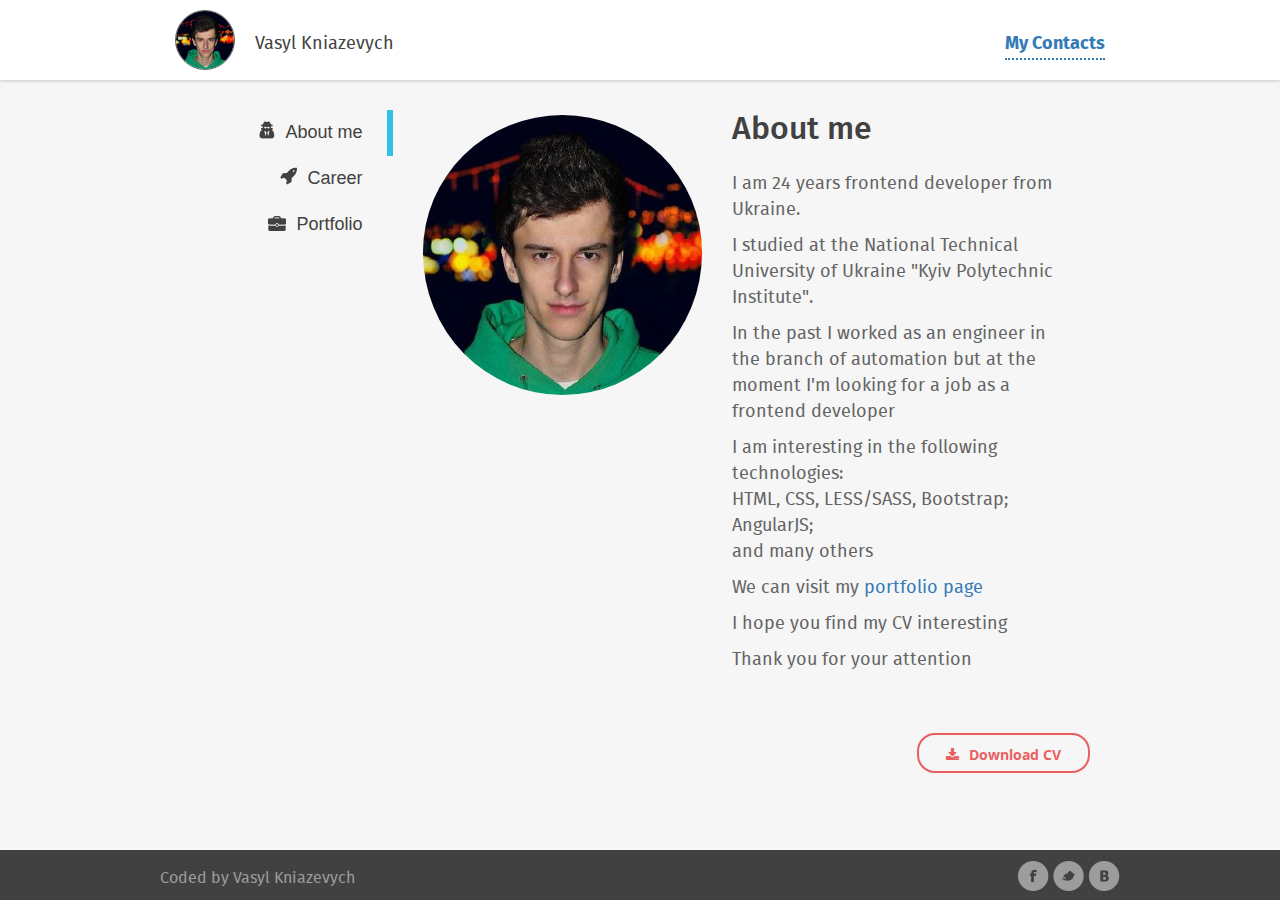
<file: index.html>
<!DOCTYPE html>
<html lang="en">
<head>
	<meta charset="UTF-8">
	<title>About me</title>
	<meta http-equiv="X-UA-Compatible" content="IE=edge, chrome=1">
	<meta name="viewport" content="width=device-width">
	<link rel="stylesheet" href="css/bootstrap.min.css">
	<link rel="stylesheet" href="css/normalize.css">
	<link rel="stylesheet" href="css/main.css">
	<link href="https://fonts.googleapis.com/css?family=Open+Sans" rel="stylesheet">
	<script src="https://ajax.googleapis.com/ajax/libs/jquery/1.12.4/jquery.min.js"></script>
	<script src="js/bootstrap.min.js"></script>
	<link rel="stylesheet" href="css/font-awesome.min.css">
</head>
<body>
	<div class="border"></div>
	<div class="main-content">
		<div class="container">
			<header>
				<div class="row">
					<div class="col-xs-3 col-sm-2 col-md-1">
						<img src="img/content/avatar.jpg" alt="photo Vasyl Kniazevych" class="img-circle">
					</div>
					<div class="col-xs-5 col-sm-5 col-md-9">
						<h1>Vasyl Kniazevych</h1>
					</div>
					<div class="col-xs-4 col-sm-5 col-md-2">
						<div class="contacts">
							<a href="#" class="my_contacts" >My Contacts</a>
							<div class="contact_info">
								<div class="triangle"></div>
								<ul>
									<a href="mailto:v.kniazevych@gmail.com?Subject=You're%20Hired:)"><li><i class="fa fa-envelope"></i>v.kniazevych at gmail.com</li></a>
									<a href="skype:+380994012805?call"><li><i class="fa fa-phone"></i>+38-099-401-28-05</li></a>
									<a href="skype:kn1az_?chat"><li><i class="fa fa-skype"></i>kn1az_</li></a>
								</ul>
							</div>
						</div>
					</div>
				</div>
			</header>
			<content>
				<div class="row">
					<div class="col-xs-12 col-sm-12 col-md-3">
						<aside class="sidebar">
							<nav class="navigation">
								<ul class="navigation_ul">
									<li class="navigation_elem current_page"><a href="index.html" class="about"><i class="sprite about_ico"></i>About me</a></li>
									<li class="navigation_elem"><a href="pages/career.html" class="career"><i class="sprite career_ico"></i>Career</a></li>
									<li class="navigation_elem"><a href="pages/portfolio.html" class="portfolio"><i class="sprite portfolio_ico"></i>Portfolio</a></li>
								</ul>
							</nav>
						</aside>
					</div>
					<main>
						<div class="col-xs-offset-4 col-xs-4 col-sm-3 col-sm-offset-0 col-md-4">
							<section>
								<img src="img/content/avatar.jpg" alt="photo Vasyl Kniazevych" class="img-circle">
							</section>
						</div>
						<div class="col-xs-12 col-sm-9 col-md-5">
							<section>
								<h2>About me</h2>
								<div class="about_info">
									<div class="about_text">
										<p>I am 24 years frontend developer from Ukraine.</p>
										<p>I studied at the National Technical University of Ukraine "Kyiv Polytechnic Institute".</p>
										<p>In the past I worked as an engineer in the branch of automation
											but at the moment I'm looking for a job as a frontend developer</p>
										<ul>I am interesting in the following technologies:
											<li>HTML, CSS, LESS/SASS, Bootstrap;</li>
											<li>AngularJS;</li>
											<li>and many others</li>
										</ul>
										<p>We can visit my <a href="/pages/portfolio.html">portfolio page</a></p>
										<p>I hope you fіnd my CV interesting</p>
										<p>Thank you for your attention</p>
									</div>
								</div>
								<a target="_blank" href="https://docs.google.com/document/d/1Lvwe90xIIU6YOAr14TreWi5hi6o9rsAAi1XPwwBP-Q8/edit?usp=sharing"><div class="download"><i class="fa fa-download"></i>Download CV</div></a>
							</section>
						</div>
					</main>
				</div>
			</content>
		</div>
	</div>
	<footer class="navbar navbar-fixed-bottom">
		<div class="footer">
		<span>Coded by <a target="_blank" href="https://github.com/Basil92/">Vasyl Kniazevych</a></span>
		<ul class="social_btns">
			<li class="social_elem"><a target="_blank" href="https://www.facebook.com/strange.mix" class="social_link sprite fb"></a></li>
			<li class="social_elem"><a target="_blank" href="https://twitter.com/StrangeMix92" class="social_link sprite tw"></a></li>
			<li class="social_elem"><a target="_blank" href="https://vk.com/iambasil" class="social_link sprite vk"></a></li>
		</ul>
		</div>
	</footer>
</body>
</html>
</file>
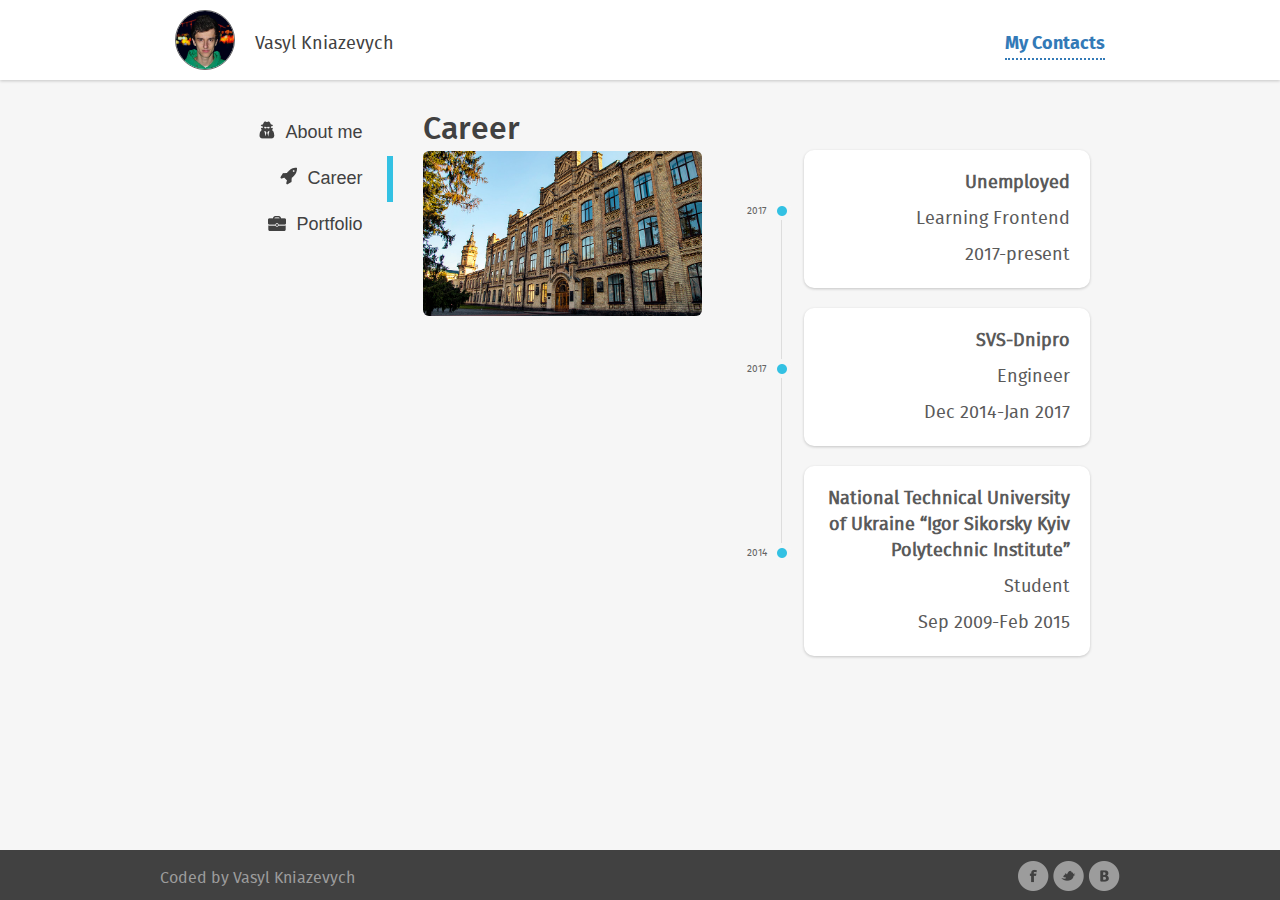
<file: pages/career.html>
<!DOCTYPE html>
<html lang="en">
<head>
	<meta charset="UTF-8">
	<title>Career</title>
	<meta http-equiv="X-UA-Compatible" content="IE=edge, chrome=1">
	<meta name="viewport" content="width=device-width">
	<link rel="stylesheet" href="../css/bootstrap.min.css">
	<link rel="stylesheet" href="../css/normalize.css">
	<link rel="stylesheet" href="../css/main.css">
	<link href="https://fonts.googleapis.com/css?family=Open+Sans" rel="stylesheet">
	<script src="https://ajax.googleapis.com/ajax/libs/jquery/1.12.4/jquery.min.js"></script>
	<script src="../js/bootstrap.min.js"></script>
	<link rel="stylesheet" href="../css/font-awesome.min.css">
</head>
<body>
	<div class="border"></div>
	<div class="main-content">
		<div class="container">
			<header>
				<div class="row">
					<div class="col-xs-3 col-sm-2 col-md-1">
						<img src="../img/content/avatar.jpg" alt="photo Vasyl Kniazevych" class="img-circle">
					</div>
					<div class="col-xs-5 col-sm-5 col-md-9">
						<h1>Vasyl Kniazevych</h1>
					</div>
					<div class="col-xs-4 col-sm-5 col-md-2">
						<div class="contacts">
							<a href="#"" class="my_contacts">My Contacts</a>
							<div class="contact_info">
								<div class="triangle"></div>
								<ul>
									<a href="mailto:v.kniazevych@gmail.com?Subject=You're%20Hired:)"><li><i class="fa fa-envelope"></i>v.kniazevych at gmail.com</li></a>
									<a href="skype:+380994012805?call"><li><i class="fa fa-phone"></i>+38-099-401-28-05</li></a>
									<a href="skype:kn1az_?chat"><li><i class="fa fa-skype"></i>kn1az_</li></a>
								</ul>
							</div>
						</div>
					</div>
				</div>
			</header>
			<content>
				<div class="row career-row">
					<div class="col-xs-12 col-sm-12 col-md-3">
						<aside class="sidebar">
							<nav class="navigation">
								<ul class="navigation_ul">
									<li class="navigation_elem"><a href="../index.html" class="about"><i class="sprite about_ico"></i>About me</a></li>
									<li class="navigation_elem current_page"><a href="career.html" class="career"><i class="sprite career_ico"></i>Career</a></li>
									<li class="navigation_elem"><a href="portfolio.html" class="portfolio"><i class="sprite portfolio_ico"></i>Portfolio</a></li>
								</ul>
							</nav>
						</aside>
					</div>
					<main>
						<div class="col-xs-offset-1 col-xs-10 col-sm-6 col-sm-offset-0 col-md-4">
							<section>
								<h2 class="title-career">Career</h2>
								<img src="../img/content/KPI.jpg" alt="photo University" class="img-rounded career-img">
							</section>
						</div>
						<div class="col-xs-12 col-sm-6 col-md-5">
							<section>
								<div class="career-path">
									<ul>
										<li class="career-block">
											<div class="date">2017</div>
											<div class="point sprite sprite-ellipse"></div>
											<div class="experience">
												<p class="company">Unemployed</p>
												<p class="position">Learning Frontend</p>
												<p class="since">2017-present</p>
											</div>
										</li>
										<li class="career-block">
											<div class="date">2017</div>
											<div class="point sprite sprite-ellipse"></div>
											<div class="experience">
												<p class="company"><a href="http://www.svsdnipro.ua/en">SVS-Dnipro</a></p>
												<p class="position">Engineer</p>
												<p class="since">Dec 2014-Jan 2017</p>
											</div>
										</li>
										<li class="career-block">
											<div class="date">2014</div>
											<div class="point sprite sprite-ellipse"></div>
											<div class="experience">
												<p class="company"><a href="http://kpi.ua/en/">National Technical University of Ukraine “Igor Sikorsky Kyiv Polytechnic Institute”</a></p>
												<p class="position">Student</p>
												<p class="since">Sep 2009-Feb 2015</p>
											</div>
										</li>
									</ul>								
								</div>
							</section>
						</div>
					</main>
				</div>
			</content>
		</div>
	</div>
	<footer class="navbar navbar-fixed-bottom">
		<div class="footer">
		<span>Coded by <a target="_blank" href="https://github.com/Basil92/">Vasyl Kniazevych</a></span>
		<ul class="social_btns">
			<li class="social_elem"><a target="_blank" href="https://www.facebook.com/strange.mix" class="social_link sprite fb"></a></li>
			<li class="social_elem"><a target="_blank" href="https://twitter.com/StrangeMix92" class="social_link sprite tw"></a></li>
			<li class="social_elem"><a target="_blank" href="https://vk.com/iambasil" class="social_link sprite vk"></a></li>
		</ul>
		</div>
	</footer>
</body>
</html>
</file>
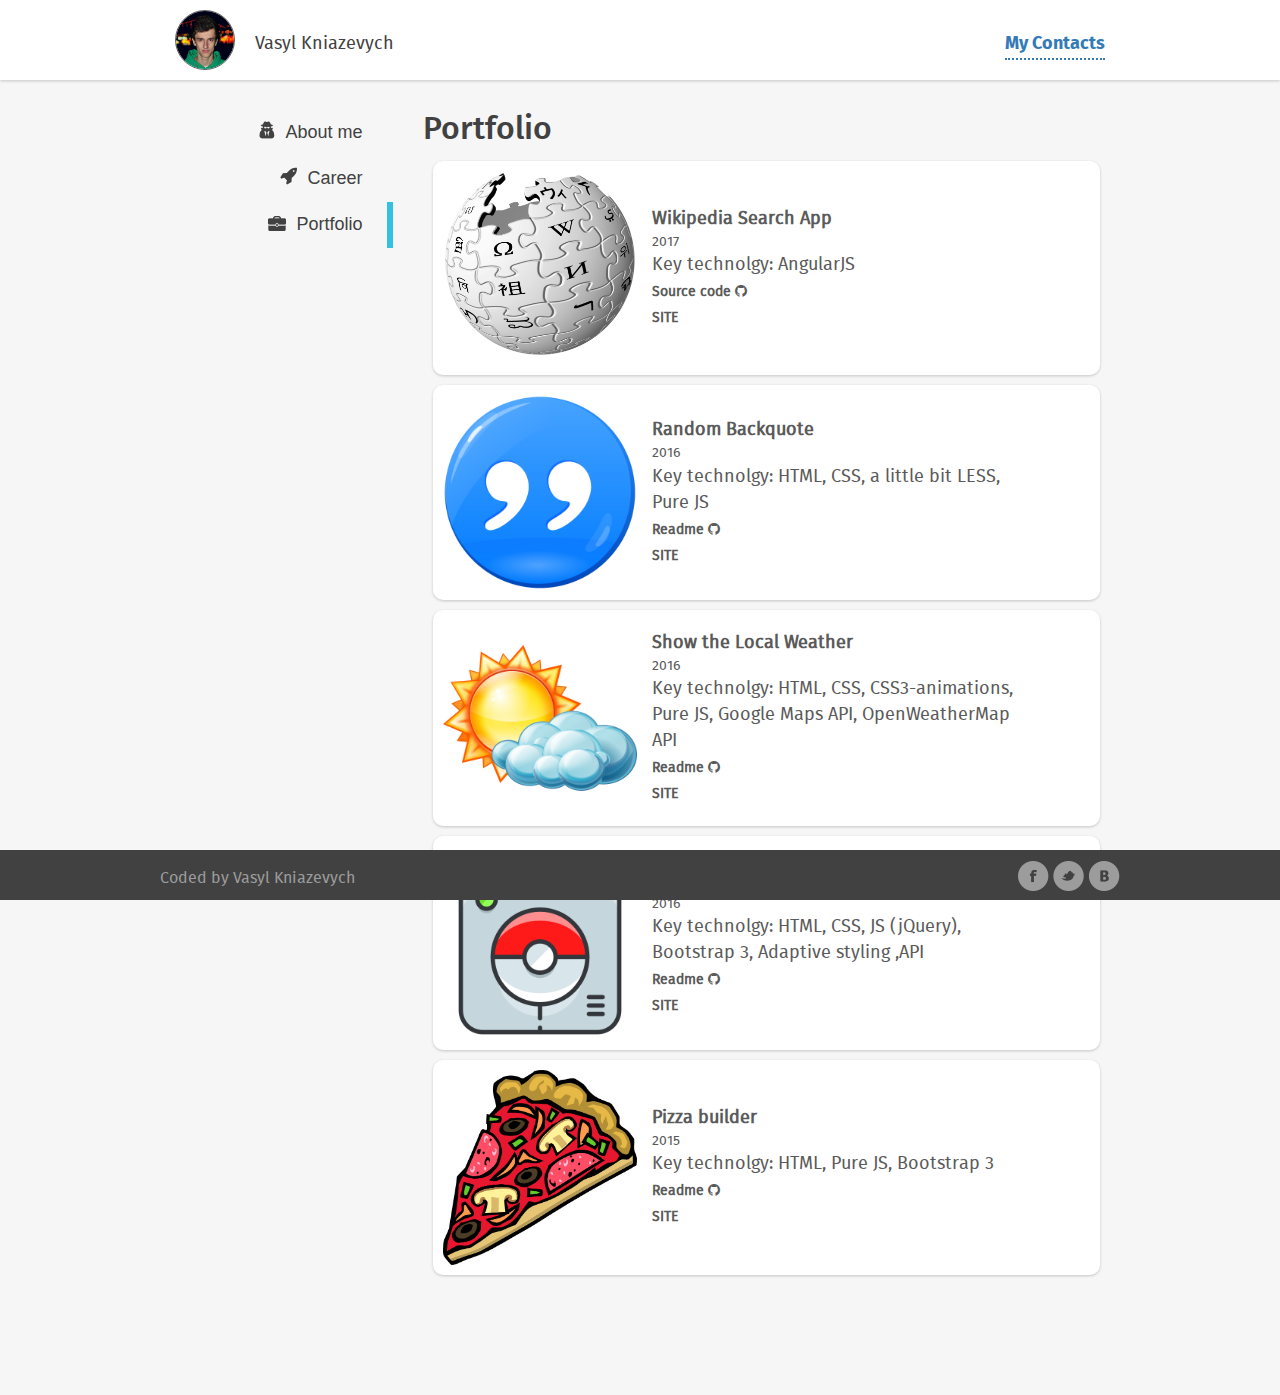
<file: pages/portfolio.html>
<!DOCTYPE html>
<html lang="en">
<head>
	<meta charset="UTF-8">
	<title>Portfolio</title>
	<meta http-equiv="X-UA-Compatible" content="IE=edge, chrome=1">
	<meta name="viewport" content="width=device-width">
	<link rel="stylesheet" href="../css/bootstrap.min.css">
	<link rel="stylesheet" href="../css/normalize.css">
	<link rel="stylesheet" href="../css/main.css">
	<link href="https://fonts.googleapis.com/css?family=Open+Sans" rel="stylesheet">
	<script src="https://ajax.googleapis.com/ajax/libs/jquery/1.12.4/jquery.min.js"></script>
	<script src="../js/bootstrap.min.js"></script>
	<link rel="stylesheet" href="../css/font-awesome.min.css">
</head>
<body>
	<div class="border"></div>
	<div class="main-content">
		<div class="container">
			<header>
				<div class="row">
					<div class="col-xs-3 col-sm-2 col-md-1">
						<img src="../img/content/avatar.jpg" alt="photo Vasyl Kniazevych" class="img-circle">
					</div>
					<div class="col-xs-5 col-sm-5 col-md-9">
						<h1>Vasyl Kniazevych</h1>
					</div>
					<div class="col-xs-4 col-sm-5 col-md-2">
						<div class="contacts">
							<a href="#" class="my_contacts" >My Contacts</a>
							<div class="contact_info">
								<div class="triangle"></div>
								<ul>
									<a target="_blank" href="mailto:v.kniazevych@gmail.com?Subject=You're%20Hired:)"><li><i class="fa fa-envelope"></i>v.kniazevych at gmail.com</li></a>
									<a target="_blank" href="skype:+380994012805?call"><li><i class="fa fa-phone"></i>+38-099-401-28-05</li></a>
									<a target="_blank" href="skype:kn1az_?chat"><li><i class="fa fa-skype"></i>kn1az_</li></a>
								</ul>
							</div>
						</div>
					</div>
				</div>
			</header>
			<content>
				<div class="row">
					<div class="col-xs-12 col-sm-12 col-md-3">
						<aside class="sidebar">
							<nav class="navigation">
								<ul class="navigation_ul">
									<li class="navigation_elem"><a href="../index.html" class="about"><i class="sprite about_ico"></i>About me</a></li>
									<li class="navigation_elem"><a href="career.html" class="career"><i class="sprite career_ico"></i>Career</a></li>
									<li class="navigation_elem current_page"><a href="portfolio.html" class="portfolio"><i class="sprite portfolio_ico"></i>Portfolio</a></li>
								</ul>
							</nav>
						</aside>
					</div>
					<main>
						<div class="col-xs-12 col-sm-12 col-md-9">
							<section>
								<h2 class="title-career">Portfolio</h2>
							</section>
							<section>
								<ul>
									<li>
										<div class="work">
											<div class="work-img">
												<img src="../img/content/Wikipedia.png" alt="photo wiki" class="work-prev">
											</div>
											<div class="work-info-block">
												<div class="work-title">Wikipedia Search App</div>
												<div class="work-info">
													<p class="work-date">2017</p>
													<p class="key-tech">Key technolgy: AngularJS</p>
													<p><a target="_blank" href="https://github.com/Basil92/wiki-ang/">Source code <i class="fa fa-github"></i></a></p>
													<p><a target="_blank" href="http://basil92.github.io/wiki-ang/">SITE</a></p>
												</div>
											</div>
										</div>
									</li>
									<li>
										<div class="work">
											<div class="work-img">
												<img src="../img/content/Quotes.png" alt="photo quotes" class="work-prev">
											</div>
											<div class="work-info-block">
												<div class="work-title">Random Backquote</div>
												<div class="work-info">
													<p class="work-date">2016</p>
													<p class="key-tech">Key technolgy: HTML, CSS, a little bit LESS, Pure JS</p>
													<p><a target="_blank" href="https://github.com/Basil92/random_backquote/blob/master/README.md">Readme <i class="fa fa-github"></i></a></p>
													<p><a target="_blank" href="http://basil92.github.io/random_backquote/">SITE</a></p>
												</div>
											</div>
										</div>
									</li>
									<li>
										<div class="work">
											<div class="work-img">
												<img src="../img/content/Weather.png" alt="photo weather" class="work-prev">
											</div>
											<div class="work-info-block">
												<div class="work-title">Show the Local Weather</div>
												<div class="work-info">
													<p class="work-date">2016</p>
													<p class="key-tech">Key technolgy: HTML, CSS, CSS3-animations, Pure JS, Google Maps API, OpenWeatherMap API</p>
													<p><a target="_blank" href="https://github.com/Basil92/local_weather/blob/master/README.md">Readme <i class="fa fa-github"></i></a></p>
													<p><a target="_blank" href="http://basil92.github.io/local_weather/">SITE</a></p>	
												</div>
											</div>
										</div>
									</li>
									<li>
										<div class="work">
											<div class="work-img">
												<img src="../img/content/Pokedex.png" alt="photo pokedex" class="work-prev">
											</div>
											<div class="work-info-block">
												<div class="work-title">Pokedex</div>
												<div class="work-info">
													<p class="work-date">2016</p>
													<p class="key-tech">Key technolgy: HTML, CSS, JS (jQuery), Bootstrap 3, Adaptive styling ,API</p>
													<p><a target="_blank" href="https://github.com/Basil92/pokedex/blob/master/README.md">Readme <i class="fa fa-github"></i></a></p>
													<p><a target="_blank" href="http://basil92.github.io/pokedex/">SITE</a></p>
												</div>
											</div>
										</div>
									</li>
									<li>
										<div class="work">
											<div class="work-img">
												<img src="../img/content/Pizza.png" alt="photo pizza" class="work-prev">
											</div>
											<div class="work-info-block">
												<div class="work-title">Pizza builder</div>
												<div class="work-info">
													<p class="work-date">2015</p>
													<p class="key-tech">Key technolgy: HTML, Pure JS, Bootstrap 3</p>
													<p><a target="_blank" href="https://github.com/Basil92/Pizza_Builder/blob/master/README.md">Readme <i class="fa fa-github"></i></a></p>
													<p><a target="_blank" href="#">SITE</a></p>
												</div>
											</div>
										</div>
									</li>
								</ul>
							</section>
						</div>
					</main>
				</div>
			</content>
		</div>
	</div>
	<footer class="navbar navbar-fixed-bottom">
		<div class="footer">
		<span>Coded by <a target="_blank" href="https://github.com/Basil92/">Vasyl Kniazevych</a></span>
		<ul class="social_btns">
			<li class="social_elem"><a target="_blank" href="https://www.facebook.com/strange.mix" class="social_link sprite fb"></a></li>
			<li class="social_elem"><a target="_blank" href="https://twitter.com/StrangeMix92" class="social_link sprite tw"></a></li>
			<li class="social_elem"><a target="_blank" href="https://vk.com/iambasil" class="social_link sprite vk"></a></li>
		</ul>
		</div>
	</footer>
</body>
</html>
</file>
<file: css/main.css>
@font-face {
  font-family: 'fira_sansregular';
  src: url("../fonts/firasans-regular-webfont.eot");
  src: url("../fonts/firasans-regular-webfont.eot?#iefix") format("embedded-opentype"), url("../fonts/firasans-regular-webfont.woff2") format("woff2"), url("../fonts/firasans-regular-webfont.woff") format("woff"), url("../fonts/firasans-regular-webfont.ttf") format("truetype"), url("../fonts/firasans-regular-webfont.svg#fira_sansregular") format("svg");
  font-weight: normal;
  font-style: normal; }
@font-face {
  font-family: 'fira_sansbold';
  src: url("../fonts/firasans-bold-webfont.eot");
  src: url("../fonts/firasans-bold-webfont.eot?#iefix") format("embedded-opentype"), url("../fonts/firasans-bold-webfont.woff2") format("woff2"), url("../fonts/firasans-bold-webfont.woff") format("woff"), url("../fonts/firasans-bold-webfont.ttf") format("truetype"), url("../fonts/firasans-bold-webfont.svg#fira_sansbold") format("svg");
  font-weight: normal;
  font-style: normal; }
@font-face {
  font-family: 'fira_sanslight';
  src: url("../fonts/firasans-light-webfont.eot");
  src: url("../fonts/firasans-light-webfont.eot?#iefix") format("embedded-opentype"), url("../fonts/firasans-light-webfont.woff2") format("woff2"), url("../fonts/firasans-light-webfont.woff") format("woff"), url("../fonts/firasans-light-webfont.ttf") format("truetype"), url("../fonts/firasans-light-webfont.svg#fira_sanslight") format("svg");
  font-weight: normal;
  font-style: normal; }
@font-face {
  font-family: 'fira_sansmedium';
  src: url("../fonts/firasans-medium-webfont.eot");
  src: url("../fonts/firasans-medium-webfont.eot?#iefix") format("embedded-opentype"), url("../fonts/firasans-medium-webfont.woff2") format("woff2"), url("../fonts/firasans-medium-webfont.woff") format("woff"), url("../fonts/firasans-medium-webfont.ttf") format("truetype"), url("../fonts/firasans-medium-webfont.svg#fira_sansmedium") format("svg");
  font-weight: normal;
  font-style: normal; }
@font-face {
  font-family: 'fontawesome';
  src: url("../fonts/fontawesome-webfont.eot");
  src: url("../fonts/fontawesome-webfont.eot?#iefix") format("embedded-opentype"), url("../fonts/fontawesome-webfont.woff2") format("woff2"), url("../fonts/fontawesome-webfont.woff") format("woff"), url("../fonts/fontawesome-webfont.ttf") format("truetype"), url("../fonts/fontawesome-webfont.svg") format("svg");
  font-weight: normal;
  font-style: normal; }
html, body {
	width: 100%;
	height: 100%;
	padding: 0px;
	margin: 0px;
	font-family: "fira_sansregular";
	font-size: 16px;
	line-height: 1.444;
	color: #414141;
	background: #f6f6f6;
}
/* THE SCROLL TRICK */
.main-content{
	margin-left: calc(100vw - 100%);
}
.border{
	display: block;
	content: "";
	box-shadow: 0px 1px 3px 0px rgba(0, 0, 0, 0.2);
	position: absolute;
	height: 80px;
	left: 0px;
	right: 0px;
	top:0px;
	background: white;
	width: 100%;
}
a {
	text-decoration: none;
}
a:hover {
	text-decoration: none;
}
ul{
    padding: 0;
    list-style-type: none;
}
/*PIXEL*/
.container {
	width: 960px;
	padding-bottom: 60px;
}
/*.container:after {
	display: block;
	content: "";
	height: 50px;
}*/
header{
	background-color: rgb(255, 255, 255);
	height: 80px;
	padding-top: 30px;
}
header img {
	height: 60px;
	width: 60px;
	border-style: solid;
	border-width: 1px;
	border-color: #646464;
	border-radius: 50%;
	margin-top: -20px;
}
header h1 {
	margin-top: 0;
	font-size: 1.125rem;
	line-height: 1.556;
	font-family: "fira_sansregular", Helvetica, serif;
	vertical-align: middle;

}
.contacts {
	position: relative;
	font-size: 1.125rem;
	line-height: 1.556;
	font-family: "fira_sansbold", Helvetica, serif;
	-webkit-font-smoothing: antialiased;
	color: #32c3e5; 
	text-align: right;
	vertical-align: middle;
	height: 50px;
}
.contacts a {
	border-bottom: 2px dotted;
}
.contacts a:visited {
	color: inherit;
	text-decoration: none;
}

.contact_info{
	font-size: 1.125rem;
	font-family: "fira_sansregular";
	line-height: 1.444;
	color: #414141;
	width: 160%;
	text-align: left;
	position: absolute;
	top: 90%;
	right: 0%;
	border-radius: 10px;
	border: 1px solid rgb(222, 222, 222);
	background: #fff;
	z-index: 10;
	display: none;
}
.contacts:hover .contact_info{
	display: inline-block;
}
.contacts:hover>a{
	color:#e85f61;
}
body:hover .contact_info{
	display: none;
}
.contact_info ul{
	color: #33bfe2;
	padding-left: 20px;
	padding-top: 15px;
}
.contact_info ul i{
	color: #33bfe2;
	padding-right: 10px;
}
.triangle {
	width: 0px;
	height: 0px;
	border: 10px solid transparent;
	border-bottom-color: black;
	border-top: 0;
	position: absolute;
	top: -10px;
	left: 75%;
	margin-left: -10px;
}
.triangle:before {
		content: "";
		display: block;
		border: 10px solid transparent;
		border-bottom-color: #fff;
		border-top: 0;
		position: absolute;
		top: 0px;
		left: -10px;
}
/*.border {
	box-shadow: 0px 1px 3px 0px rgba(0, 0, 0, 0.2);
	position: absolute;
	height: 80px;
	left: 0px;
	right: 0px;
}*/
content .row{
	margin: 30px 0px 50px;
}
.navigation {
	margin: 0px;
/*	margin-top: 15px;*/
	font-family: "fontawesome", Helvetica, serif;
	font-size: 1.125rem;
	line-height: 1.333;
	text-align: right;
}
.navigation li {
	padding-right: 24px;
	padding-top: 11px;
	padding-bottom: 11px;
	border-right: 6px solid #f6f6f6;
}
.navigation li a {
	color: #414141;
	display: block;
}
.navigation li a:hover {
	color: #33c1e3;
}
.navigation .current_page {
/*	padding-right: 24px;
	padding-top: 11px;
	padding-bottom: 11px;*/
	border-right: 6px solid #33c1e3;
}
@media screen and (min-width: 992px){
	.container,
	.footer{
		width: 960px;
	}
}
/*LAPTOP*/
@media screen and (max-width: 992px){
	html{
		font-size: 16px;
	}
	.navigation{
		text-align: center;
	}
	.navigation_elem{
		display: inline-block ;
		vertical-align: middle;
	    margin-left: 30px;
	    border: 0px;
	}
	.navigation .current_page {
		border: 0px;
		font-weight: bold;
		color: #33c1e3;
	}
	content .row{
		margin: 10px 0px 10px;
	}
	.footer,
	.container
	{
		/*width: 750px;*/
		width: 90%;
	}
}
/*TABLET*/
@media screen and (max-width: 768px){
	html{
		font-size: 15px;
	}
	.navigation ul{
		text-align: left;
	}
	.navigation_elem{
		display: inline-block ;
		vertical-align: middle;
	    margin: 0px;
	    border: 0px;
	}
	.navigation .current_page {
		border: 0px;
		font-weight: bold;
		color: #33c1e3;
	}
	content .row{
		margin: 10px 0px 10px;
	}
	.footer,
	.container
	{
		/*width: 480px;*/
		width: 90%;
	}
}
/*PHONE*/
@media screen and (max-width: 480px){
	html{
		font-size: 14px;
	}
	.navigation{
		text-align: center;
	}
	.navigation_elem{
		display: inline-block ;
		vertical-align: middle;
	    margin: 0px;
	    border: 0px;
	}
	.navigation .current_page {
		border: 0px;
		font-weight: bold;
		color: #33c1e3;
	}
	.navigation_elem i{
		display: none;
	}
	content .row{
		margin: 10px 0px 10px;
	}
	.footer,
	.container
	{
		width: auto;
	}
	section h2{
		text-align: center;
	}
	.footer span{
		display: inline-block;
		width: 75%;
	}
	.career-block:before,
	.career-block:after,
	.point.sprite.sprite-ellipse,
	.date{
		display: none;
	}
	.experience,
	.career-path
	.career-block{
		text-align: center;
		width: 100%;
		margin: 0 auto;
	}
} 
.sprite {
	width: 32px;
	height: 32px;
	background-image: url(../img/icons/spritesheet.png);
    background-repeat: no-repeat;
    display: inline-block;
}
.about_ico {
	width: 16px;
    height: 18px;
    background-position: -5px -89px;
    margin-right: 10px;
    margin-bottom: -1px;
}
.about:hover > .about_ico{
	background-position: -5px -117px;
}
.career_ico {
	width: 17px;
    height: 18px;
    background-position: -5px -171px;
    margin-right: 10px;
    margin-bottom: -1px;
}
.career:hover > .career_ico{
	background-position: -5px -199px;
}
.portfolio_ico {
	width: 18px;
    height: 15px;
    background-position: -5px -494px;
    margin-right: 10px;
    margin-bottom: -1px;
}
.portfolio:hover > .portfolio_ico{
	background-position: -5px -519px;
}
main img{
	max-width: 100%;
	margin: 0px auto;
	padding-top: 5px;
}
section{
	font-size: 1.125rem;
	color: #646464;
}
section h2{
	font-family: "fira_sansmedium";
	font-size: 2rem;
 	line-height: 1.286;
 	margin: 0px;
 	padding-bottom: 20px;
 	color: #414141;
}
.about_info{
	margin: 0px;
	padding: 0px;
	max-height: 60vh;
	overflow: auto;
	position: relative;
}
.about_text{
	margin-right: 20px;
}
.about_info::-webkit-scrollbar {
    width: 10px;
}

 /*.about_info::-webkit-scrollbar-track {
    -webkit-box-shadow: inset 0 0 6px rgba(0,0,0,0.3);
}*/
 
.about_info::-webkit-scrollbar-thumb {
  background-color: #d8d8d8;
  /*outline: 1px solid slategrey;*/
  border-radius: 5px;
}
.download{
	margin-top: 50px;
	font-size: 0.875rem;
	font-family: "Open Sans";
	padding-top: 6px;
	color: #e85f61;
	font-weight: bold;
	line-height: 2;
	text-align: center;
	border-radius: 18px;
	border-width: 2px;
 	border-style: solid;
  	width: 173px;
  	height: 40px;
  	float:right;
}
.download:hover{
	background-color: #e85f61;
	color: #f6f6f6;
}
.download i {
	padding-right: 10px;
}
footer {
  background-color: #414141;
  height: 50px;
  min-width: 100%;
  font-family: 'fira_sansregular';
}
.footer{
	color: #9c9c9c;
	margin:0 auto;
	position: relative;

}
.footer li{
	display: inline;
}
.footer span {
	position: relative;
	top: 16px;
}
.social_btns{
	display: inline-block;
	position: absolute;
	right: 0px;
	top: 10px;
}
.social_link{
	padding-left: 8px;
}
.footer a {
	text-decoration: none;
	color: #9c9c9c;
}
.fb{
    width: 31px;
    height: 30px;
    background-position: -5px -335px;
}
.fb:hover{
	background-position: -5px -375px;
}
.vk{
    width: 32px;
    height: 30px;
    background-position: -5px -651px;
}
.vk:hover{
	background-position: -5px -691px;
}
.tw{
    width: 31px;
    height: 30px;
    background-position: -5px -571px;
}
.tw:hover {
    background-position: -5px -611px;
}
/*CAREER PAGE*/
.career-img {
	padding-top: 0px;
	max-width: 100%;
}
.title-career{
	padding: 0px;
}
.career-path{
	margin-top: 40px;
	width: 100%;
	text-align: right;
}
.career-block{
	position: relative;
	text-align: right;
}
.date{
	position: absolute;
    top: 50%;
    left: 15px;
    margin-top: -24px;
	font-size: 0.6rem;
}
.point{
	position: absolute;
    margin-top: -28px;
    top: 50%;
    left: 40px;
    width: 20px;
    height: 20px;
    background-position: -5px -275px;
/*    background: black;*/
}
.experience{
	border-radius: 10px;
  	background-color: rgb(255, 255, 255);
  	box-shadow: 0px 1px 3px 0px rgba(0, 0, 0, 0.2);
  	margin-bottom: 20px;
  	width: 80%;
	padding: 20px;
	display: inline-block;
	word-wrap:break-word;
	color:#5A5A5A;
	font-size:  1.125rem;
	font-family: "fira_sansregular", Helvetica, serif;
}
.career-block:before,
.career-block:after{
	content: "";
	width: 1px;
	background: rgb(221, 221, 221);
	position: absolute;
	top: 20px;
    left: 49px;
	height: 50%;
}
.career-block:before{
	top: -27px;
}
.career-block:after{
	top: 70px;
}
li:nth-child(1):before {
  display: none;
}
li:last-child:after {
  display: none;
}
.career-block:hover .point{
	background-position: -5px -305px;
}
.career-block:hover>.date{
	color: #33c1e3;
	font-weight: bold;
}
.career-block:hover .experience,
.career-block:hover .company a,
.career-block:hover .company{
	background: #33c1e3;
	color: white;
}
.company a,
.company{
	color: #5A5A5A;
	font-weight: bold;
}
.since {
	margin: 0px;
}

/*PORTFOLIO*/
.work{
	width:100%;
	text-align: left;
	font-size: 1.125rem;
	line-height: 1.444;	
	border-radius: 10px;
  	background-color: rgb(255, 255, 255);
  	box-shadow: 0px 1px 3px 0px rgba(0, 0, 0, 0.2);
  	color: #5A5A5A;
  	margin: 10px;
	padding: 10px;
	font-family: "fira_sansregular", Helvetica, serif;
}
.work:hover,
.work:hover a{
	background: #33c1e3;
	color: white;	
}

.work-img,
.work-info-block{
	display: inline-block;
	vertical-align:middle;
}
.work-img{
	width: 30%;
	margin: 0 auto;
}
.work-prev{
	padding: 0px;
	max-width: 100%;
}
.work-info-block{
	width: 60%;
	padding: 10px;
}
.work-info{
/*	padding: 10px;*/
}
.work-title{
	font-weight: bold;
}
.work-date{
	font-size: 0.875rem;
}
.key-tech{
	font-size: 1.125rem;

}
.work-info a{
	font-size: 0.875rem;
	color: #5A5A5A;
	font-weight: bold;
	text-decoration: none;
}
.work-info p{
	padding: 0px;
	margin: 0px;
}
</file>
